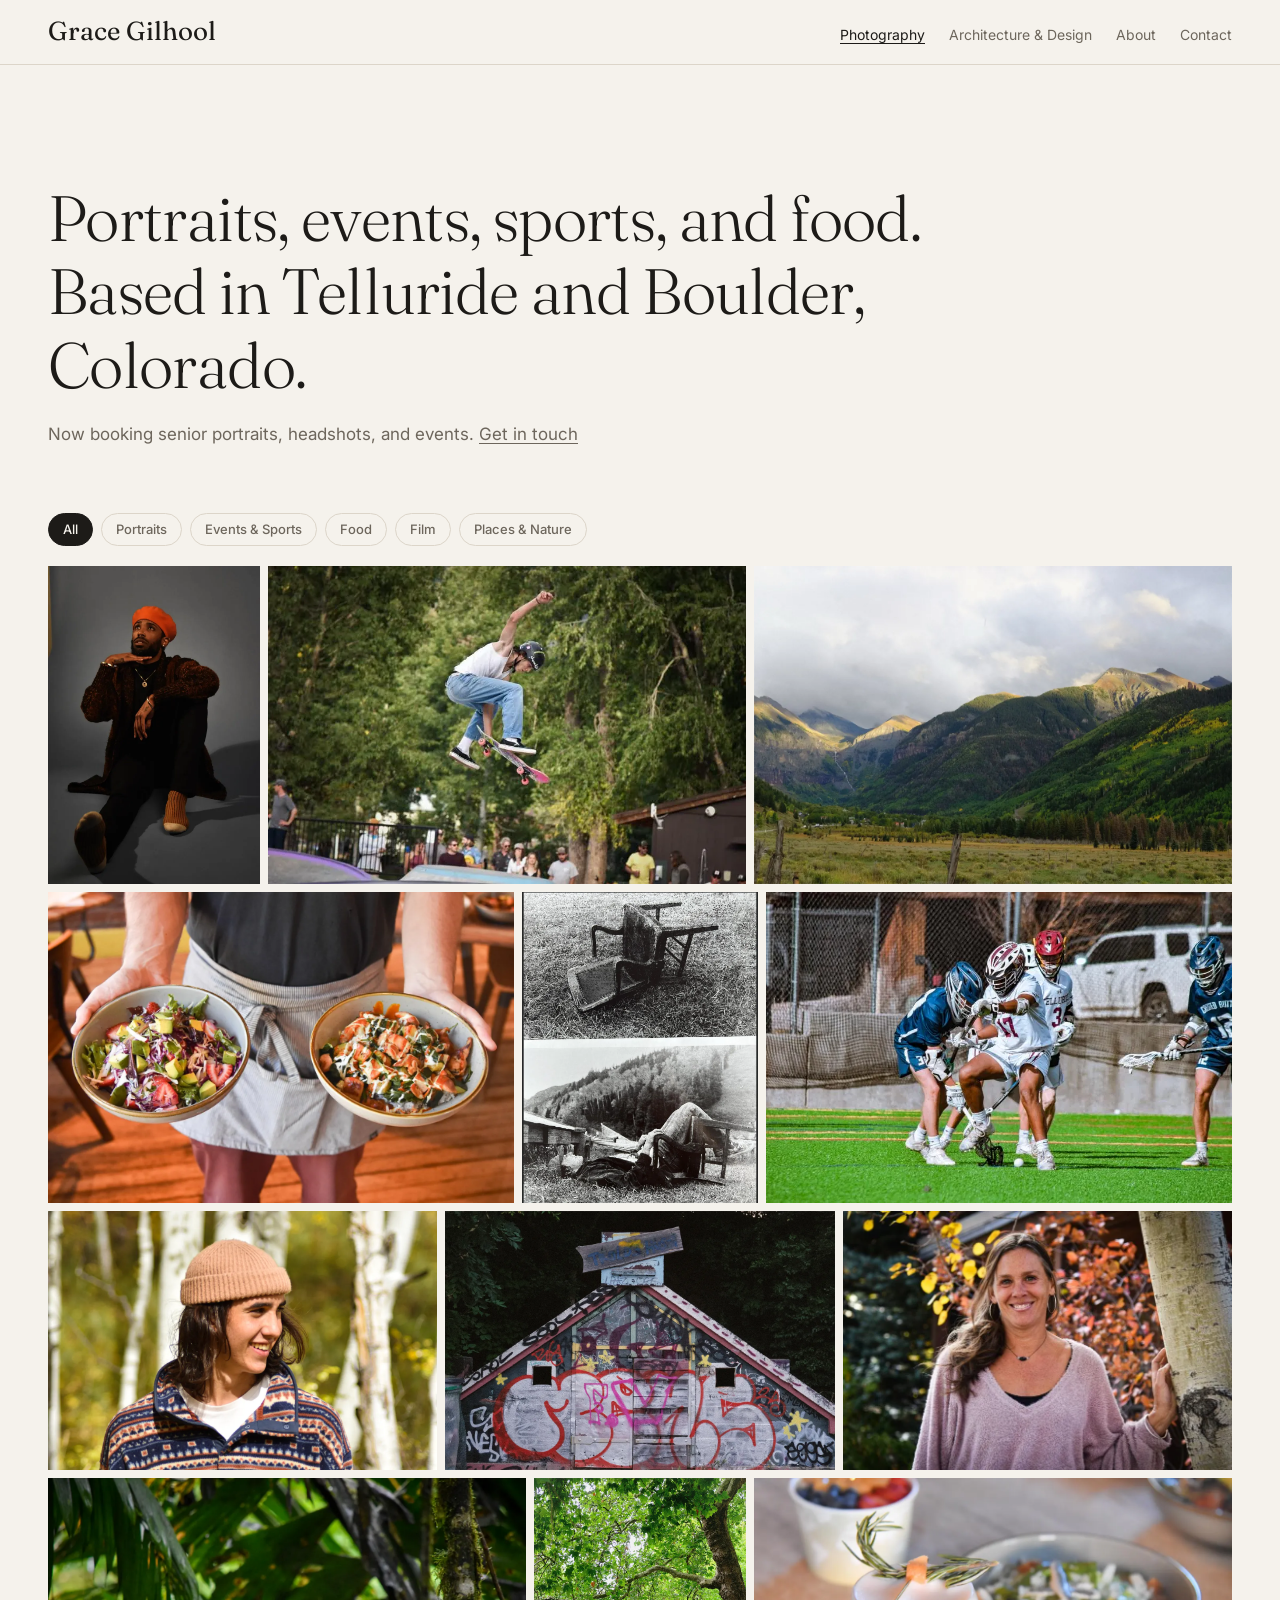
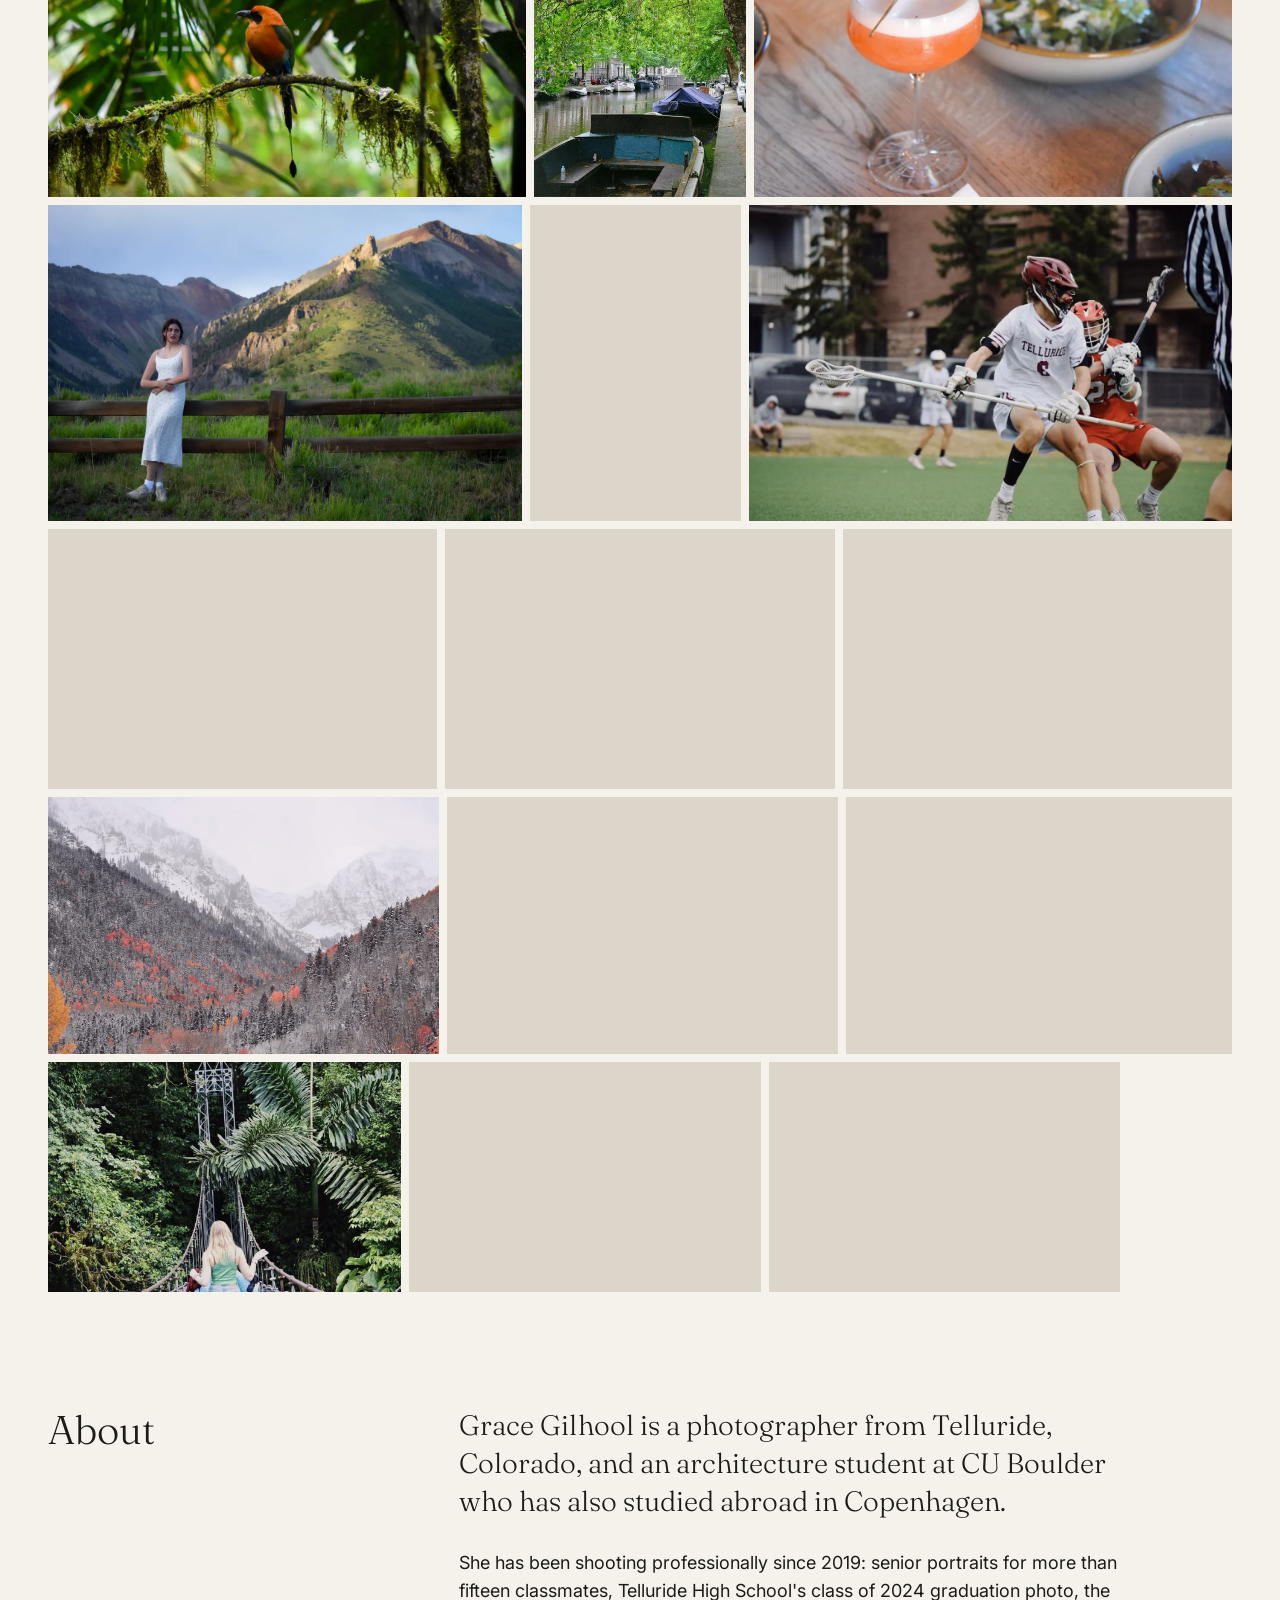
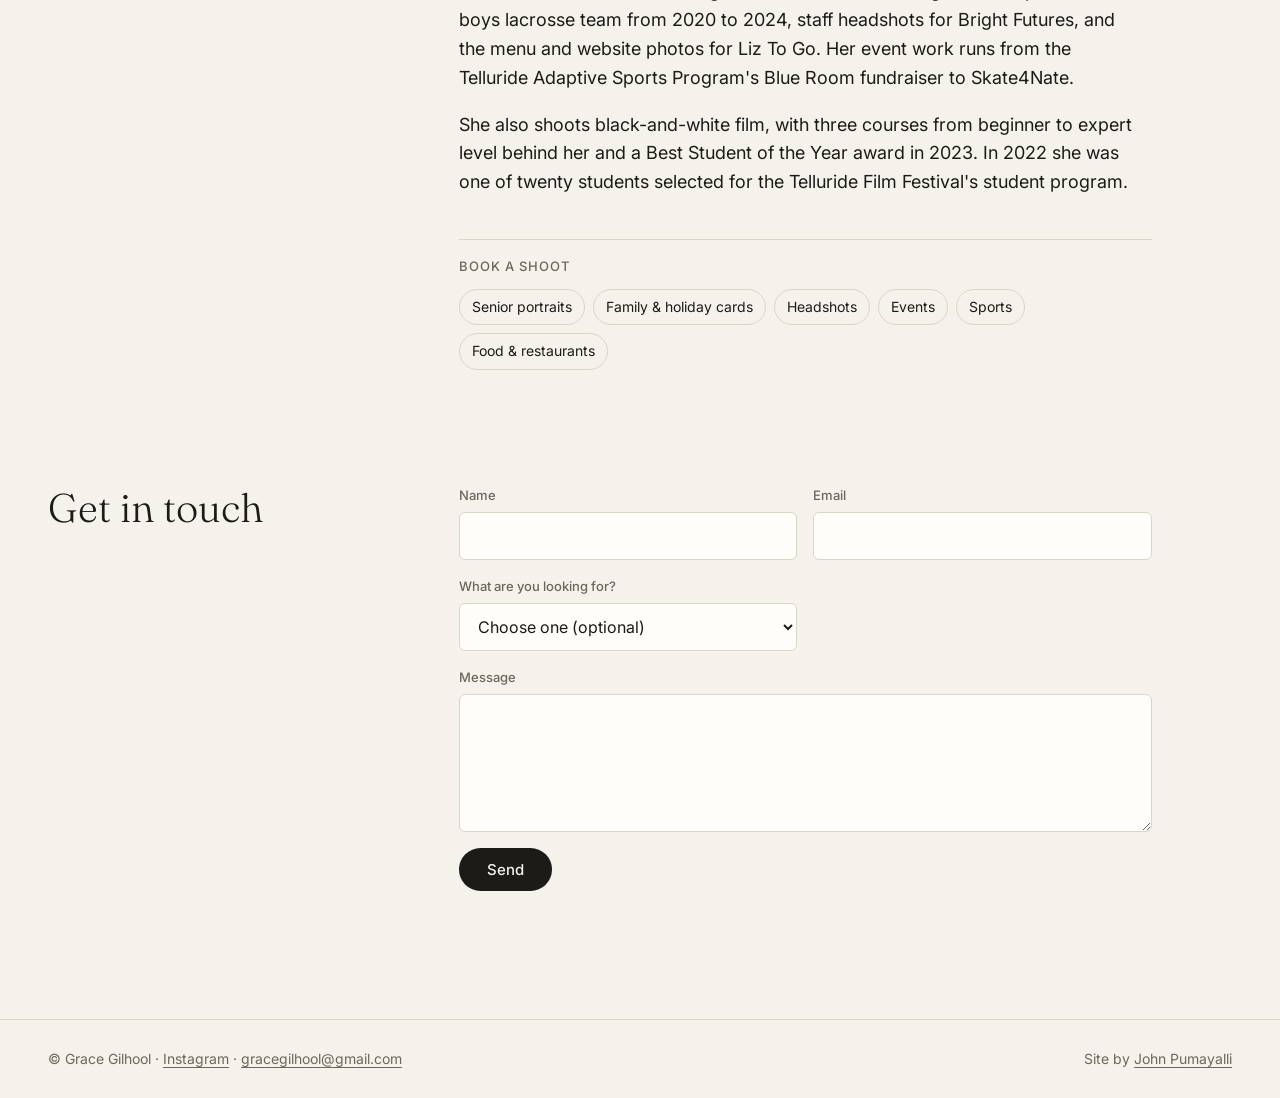
<file: index.html>
<!doctype html>
<html lang="en">
<head>
<meta charset="utf-8">
<meta name="viewport" content="width=device-width, initial-scale=1">
<title>Grace Gilhool | Photography</title>
<meta name="description" content="Grace Gilhool photographs portraits, events, sports, and food. Based in Telluride and Boulder, Colorado.">
<meta property="og:title" content="Grace Gilhool | Photography">
<meta property="og:description" content="Grace Gilhool photographs portraits, events, sports, and food. Based in Telluride and Boulder, Colorado.">
<meta property="og:image" content="https://gracegilhool.com/images/fulls/beret-portrait.webp">
<link rel="icon" href="favicon.png">
<link rel="preconnect" href="https://fonts.googleapis.com">
<link rel="preconnect" href="https://fonts.gstatic.com" crossorigin>
<link rel="stylesheet" href="https://fonts.googleapis.com/css2?family=Fraunces:opsz,wght@9..144,300;9..144,400&amp;family=Inter:wght@400;500&amp;display=swap">
<link rel="stylesheet" href="styles.css?v=04989274">
</head>
<body>
<header class="site-header">
  <a class="wordmark" href="./">Grace Gilhool</a>
  <nav><a href="./" aria-current="page">Photography</a><a href="architecture.html">Architecture<span class="nav-long"> &amp; Design</span></a><a href="./#about">About</a><a href="./#contact">Contact</a></nav>
</header>
<main>
<section class="intro">
  <h1>Portraits, events, sports, and food. Based in Telluride and Boulder, Colorado.</h1>
  <p>Now booking senior portraits, headshots, and events. <a href="#contact">Get in touch</a></p>
</section>
<section id="work" class="work" aria-label="Photography">
  <div class="filters" role="group" aria-label="Filter photos"><button type="button" data-filter="all" aria-pressed="true">All</button><button type="button" data-filter="portraits" aria-pressed="false">Portraits</button><button type="button" data-filter="events" aria-pressed="false">Events &amp; Sports</button><button type="button" data-filter="food" aria-pressed="false">Food</button><button type="button" data-filter="film" aria-pressed="false">Film</button><button type="button" data-filter="places" aria-pressed="false">Places &amp; Nature</button></div>
  <div class="gallery" data-lightbox>
  <figure data-tag="portraits" style="--r:0.667"><a href="images/fulls/beret-portrait.webp" data-title="Orange Beret" data-caption=""><img src="images/thumbs/beret-portrait.webp" width="800" height="1200" alt="Studio portrait of a man in an orange beret, sitting on the floor and looking up" decoding="async"></a></figure>
  <figure data-tag="events" style="--r:1.501"><a href="images/fulls/skate.webp" data-title="Airborne" data-caption=""><img src="images/thumbs/skate.webp" width="800" height="533" alt="Skateboarder mid-air above a crowd at Skate4Nate" decoding="async"></a></figure>
  <figure data-tag="places" style="--r:1.500"><a href="images/fulls/mountains.webp" data-title="Valley" data-caption=""><img src="images/thumbs/mountains.webp" width="1200" height="800" alt="Green mountain valley under low clouds" decoding="async"></a></figure>
  <figure data-tag="food" style="--r:1.500"><a href="images/fulls/salad-bowls.webp" data-title="Two Bowls" data-caption=""><img src="images/thumbs/salad-bowls.webp" width="1200" height="800" alt="Server in an apron holding out two salad bowls" decoding="async"></a></figure>
  <figure data-tag="film" style="--r:0.758"><a href="images/fulls/film-chair.webp" data-title="Chair, on Film" data-caption=""><img src="images/thumbs/film-chair.webp" width="896" height="1182" alt="Two black-and-white film prints: an overturned chair in grass, and someone lying back in it on a hillside" decoding="async"></a></figure>
  <figure data-tag="events" style="--r:1.501"><a href="images/fulls/lacrosse.webp" data-title="Ground Ball" data-caption=""><img src="images/thumbs/lacrosse.webp" width="800" height="533" alt="Lacrosse players scrambling for a ground ball" decoding="async"></a></figure>
  <figure data-tag="portraits" style="--r:1.500"><a href="images/fulls/owen.webp" data-title="Owen D vibing" data-caption="Monster Energy Drink, please sponsor Owen"><img src="images/thumbs/owen.webp" width="1200" height="800" alt="Smiling young man in a beanie and patterned fleece among aspens" loading="lazy" decoding="async"></a></figure>
  <figure data-tag="places" style="--r:1.500"><a href="images/fulls/graffiti-house.webp" data-title="Graffiti House" data-caption="Copenhagen"><img src="images/thumbs/graffiti-house.webp" width="1200" height="800" alt="Small gabled house covered in graffiti in Copenhagen" loading="lazy" decoding="async"></a></figure>
  <figure data-tag="portraits" style="--r:1.501"><a href="images/fulls/headshot.webp" data-title="Headshot" data-caption=""><img src="images/thumbs/headshot.webp" width="800" height="533" alt="Smiling woman leaning on an aspen trunk with fall leaves behind her" loading="lazy" decoding="async"></a></figure>
  <figure data-tag="places" style="--r:1.500"><a href="images/fulls/orangebird.webp" data-title="Bird" data-caption="Nothin&#x27; much about it, just birds being birds. "><img src="images/thumbs/orangebird.webp" width="1200" height="800" alt="Orange bird with a long tail perched on a mossy branch" loading="lazy" decoding="async"></a></figure>
  <figure data-tag="places" style="--r:0.667"><a href="images/fulls/canal.webp" data-title="Canal" data-caption="Copenhagen"><img src="images/thumbs/canal.webp" width="800" height="1200" alt="Tree-lined canal with moored boats in Copenhagen" loading="lazy" decoding="async"></a></figure>
  <figure data-tag="food" style="--r:1.500"><a href="images/fulls/cocktail.webp" data-title="Cocktail" data-caption=""><img src="images/thumbs/cocktail.webp" width="1200" height="800" alt="Pink cocktail with a rosemary garnish beside a salad" loading="lazy" decoding="async"></a></figure>
  <figure data-tag="portraits" style="--r:1.500"><a href="images/fulls/tula.webp" data-title="Indecisiveness" data-caption="Clearly Tula is on the fence about something... again."><img src="images/thumbs/tula.webp" width="1200" height="800" alt="Young woman in a white dress by a wooden fence below red mountains" loading="lazy" decoding="async"></a></figure>
  <figure data-tag="places" style="--r:0.667"><a href="images/fulls/elk.webp" data-title="Elk" data-caption=""><img src="images/thumbs/elk.webp" width="800" height="1200" alt="Two young elk in a meadow" loading="lazy" decoding="async"></a></figure>
  <figure data-tag="events" style="--r:1.527"><a href="images/fulls/img-9503.webp" data-title="#3 on the field" data-caption="This photo was taken on some expensive ass camera :)"><img src="images/thumbs/img-9503.webp" width="1170" height="766" alt="Telluride lacrosse player driving past a defender" loading="lazy" decoding="async"></a></figure>
  <figure data-tag="portraits" style="--r:1.500"><a href="images/fulls/lucja.webp" data-title="Lucja" data-caption="Lucja in math class, surrounded by logs"><img src="images/thumbs/lucja.webp" width="1200" height="800" alt="Young woman framed by driftwood logs on a beach" loading="lazy" decoding="async"></a></figure>
  <figure data-tag="places" style="--r:1.500"><a href="images/fulls/boots.webp" data-title="Boots" data-caption="Copenhagen"><img src="images/thumbs/boots.webp" width="1200" height="800" alt="Rain boots used as flower pots in Copenhagen" loading="lazy" decoding="async"></a></figure>
  <figure data-tag="portraits" style="--r:1.500"><a href="images/fulls/youngman.webp" data-title="Young Man" data-caption="Just a brotha enjoying his chips"><img src="images/thumbs/youngman.webp" width="1200" height="800" alt="Young boy eating chips outdoors" loading="lazy" decoding="async"></a></figure>
  <figure data-tag="places" style="--r:1.521"><a href="images/fulls/img-9506.webp" data-title="Telluride" data-caption=""><img src="images/thumbs/img-9506.webp" width="1170" height="769" alt="Snow-dusted mountain valley with red autumn trees" loading="lazy" decoding="async"></a></figure>
  <figure data-tag="portraits" style="--r:1.519"><a href="images/fulls/img-9501.webp" data-title="Happy Olivia and Contemplative Tula" data-caption="Olivia just enjoying sitting down for once. Tula be like: &quot;Damnnn&quot;"><img src="images/thumbs/img-9501.webp" width="1170" height="770" alt="Two friends resting on red rocks" loading="lazy" decoding="async"></a></figure>
  <figure data-tag="places" style="--r:1.500"><a href="images/fulls/monkey.webp" data-title="Monkey" data-caption="A monkey in Costa Rica"><img src="images/thumbs/monkey.webp" width="1200" height="800" alt="Monkey in a leafy tree" loading="lazy" decoding="async"></a></figure>
  <figure data-tag="places" style="--r:1.535"><a href="images/fulls/img-9511.webp" data-title="Earf DAY" data-caption=""><img src="images/thumbs/img-9511.webp" width="1170" height="762" alt="Person crossing a suspension bridge into the jungle" loading="lazy" decoding="async"></a></figure>
  <figure data-tag="places" style="--r:1.531"><a href="images/fulls/img-9500.webp" data-title="Flowers" data-caption=""><img src="images/thumbs/img-9500.webp" width="1170" height="764" alt="Small yellow wildflowers against a sandstone wall" loading="lazy" decoding="async"></a></figure>
  <figure data-tag="places" style="--r:1.527"><a href="images/fulls/img-9512.webp" data-title="Lone Tree" data-caption="The inconsistency of the Tree&#x27;s trajectory is highlighted by a beautiful sunset on the beach."><img src="images/thumbs/img-9512.webp" width="1170" height="766" alt="Driftwood tree silhouetted on a beach at sunset" loading="lazy" decoding="async"></a></figure>
  </div>
</section>
<section id="about" class="about">
  <h2>About</h2>
  <div class="about-body">
    <p>Grace Gilhool is a photographer from Telluride, Colorado, and an architecture student at CU Boulder who has also studied abroad in Copenhagen.</p>
    <p>She has been shooting professionally since 2019: senior portraits for more than fifteen classmates, Telluride High School&#x27;s class of 2024 graduation photo, the boys lacrosse team from 2020 to 2024, staff headshots for Bright Futures, and the menu and website photos for Liz To Go. Her event work runs from the Telluride Adaptive Sports Program&#x27;s Blue Room fundraiser to Skate4Nate.</p>
    <p>She also shoots black-and-white film, with three courses from beginner to expert level behind her and a Best Student of the Year award in 2023. In 2022 she was one of twenty students selected for the Telluride Film Festival&#x27;s student program.</p>
  </div>
  <div class="services">
    <h3>Book a shoot</h3>
    <ul><li><a href="#contact" data-shoot="Senior portraits">Senior portraits</a></li><li><a href="#contact" data-shoot="Family &amp; holiday cards">Family &amp; holiday cards</a></li><li><a href="#contact" data-shoot="Headshots">Headshots</a></li><li><a href="#contact" data-shoot="Events">Events</a></li><li><a href="#contact" data-shoot="Sports">Sports</a></li><li><a href="#contact" data-shoot="Food &amp; restaurants">Food &amp; restaurants</a></li></ul>
  </div>
</section>
<section id="contact" class="contact">
  <h2>Get in touch</h2>
  <form id="contact-form" method="post" action="https://formsubmit.co/johnpuma@stanford.edu">
    <input type="hidden" name="_subject" value="New message from gracegilhool.com">
    <input type="hidden" name="_template" value="table">
    <input type="text" name="_honey" class="honey" tabindex="-1" autocomplete="off" aria-hidden="true">
    <label>Name<input type="text" name="name" autocomplete="name" required></label>
    <label>Email<input type="email" name="email" autocomplete="email" required></label>
    <label>What are you looking for?<select name="shoot"><option value="">Choose one (optional)</option><option>Senior portraits</option><option>Family &amp; holiday cards</option><option>Headshots</option><option>Events</option><option>Sports</option><option>Food &amp; restaurants</option><option>Something else</option></select></label>
    <label class="wide">Message<textarea name="message" rows="5" required></textarea></label>
    <div class="wide actions"><button type="submit">Send</button><p class="status" role="status"></p></div>
  </form>
</section>
</main>
<footer class="site-footer">
  <p>&copy; Grace Gilhool &middot; <a href="https://www.instagram.com/gracegilhoolpictures/">Instagram</a> &middot; <a href="mailto:gracegilhool@gmail.com">gracegilhool@gmail.com</a></p>
  <p class="credit">Site by <a href="https://www.linkedin.com/in/johnpumayalli/">John Pumayalli</a></p>
</footer>
<dialog class="lightbox" aria-label="Photo viewer">
  <button class="lb-close" type="button" aria-label="Close">&times;</button>
  <button class="lb-prev" type="button" aria-label="Previous photo">&#8249;</button>
  <figure><img alt=""><figcaption><strong></strong><span></span></figcaption></figure>
  <button class="lb-next" type="button" aria-label="Next photo">&#8250;</button>
</dialog>
<script src="site.js?v=4f8572bb" defer></script>
</body>
</html>
</file>
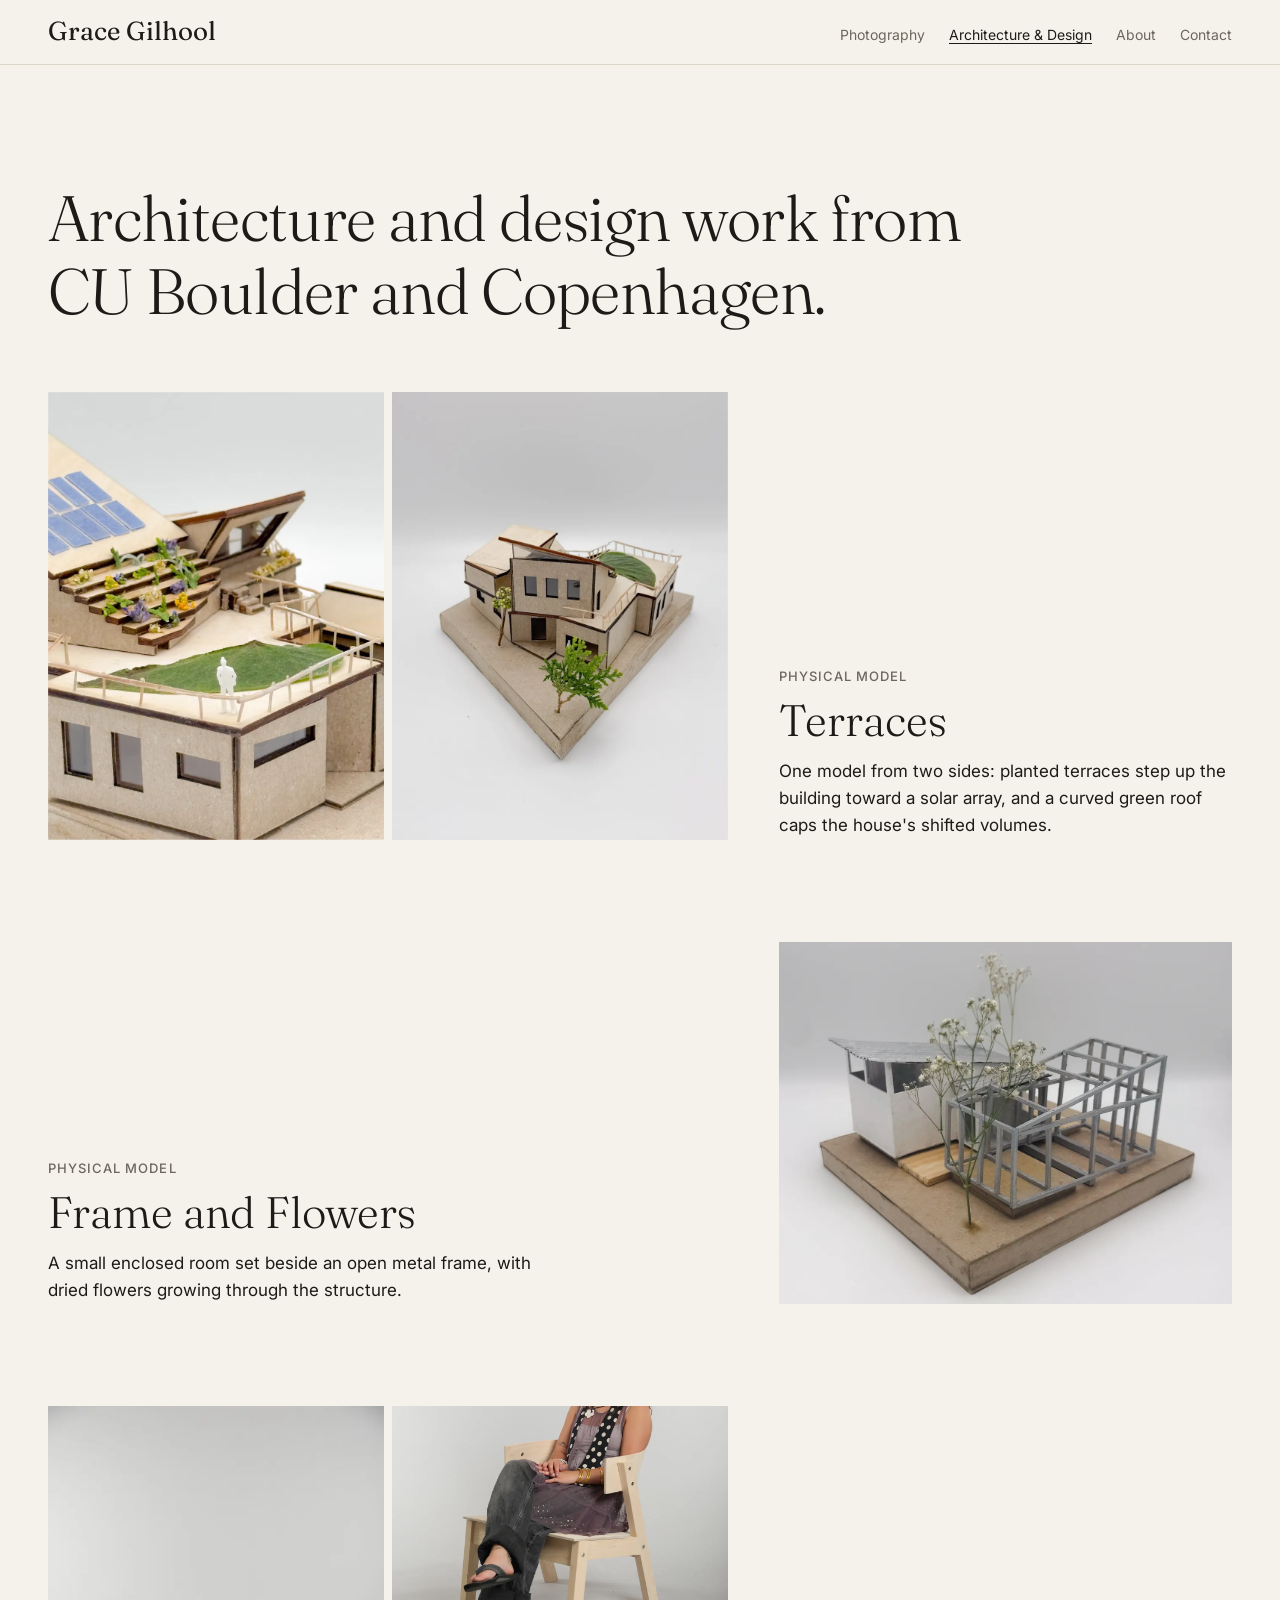
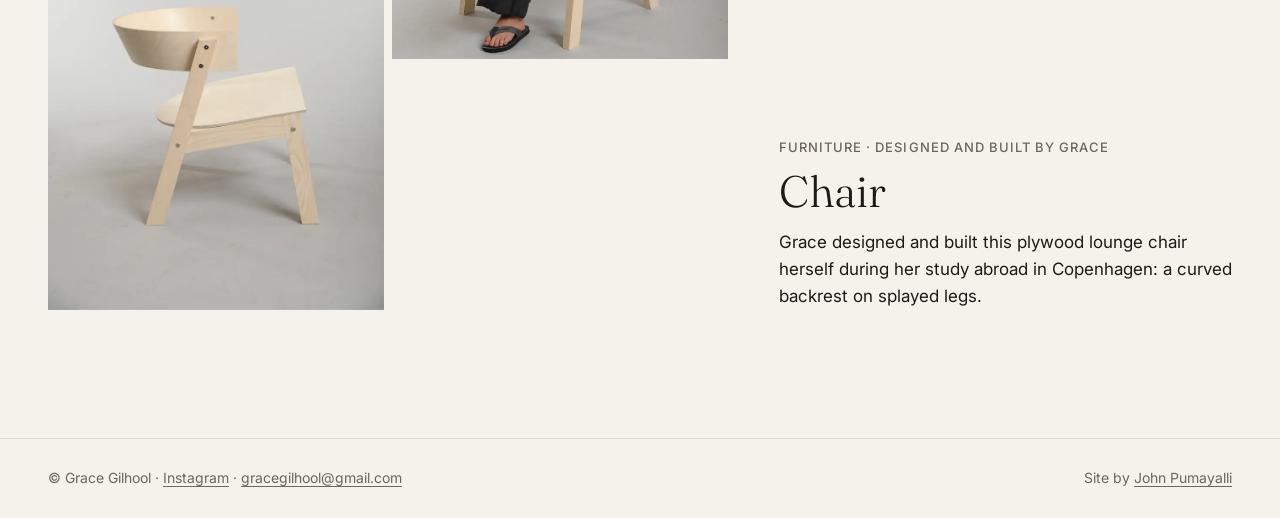
<file: architecture.html>
<!doctype html>
<html lang="en">
<head>
<meta charset="utf-8">
<meta name="viewport" content="width=device-width, initial-scale=1">
<title>Architecture & Design | Grace Gilhool</title>
<meta name="description" content="Architecture models and furniture by Grace Gilhool, from CU Boulder and a study abroad in Copenhagen.">
<meta property="og:title" content="Architecture & Design | Grace Gilhool">
<meta property="og:description" content="Architecture models and furniture by Grace Gilhool, from CU Boulder and a study abroad in Copenhagen.">
<meta property="og:image" content="https://gracegilhool.com/images/fulls/beret-portrait.webp">
<link rel="icon" href="favicon.png">
<link rel="preconnect" href="https://fonts.googleapis.com">
<link rel="preconnect" href="https://fonts.gstatic.com" crossorigin>
<link rel="stylesheet" href="https://fonts.googleapis.com/css2?family=Fraunces:opsz,wght@9..144,300;9..144,400&amp;family=Inter:wght@400;500&amp;display=swap">
<link rel="stylesheet" href="styles.css?v=04989274">
</head>
<body>
<header class="site-header">
  <a class="wordmark" href="./">Grace Gilhool</a>
  <nav><a href="./">Photography</a><a href="architecture.html" aria-current="page">Architecture<span class="nav-long"> &amp; Design</span></a><a href="./#about">About</a><a href="./#contact">Contact</a></nav>
</header>
<main>
<section class="intro">
  <h1>Architecture and design work from CU Boulder and Copenhagen.</h1>
</section>
<section class="projects" data-lightbox>
  <article class="project">
    <div class="project-images" data-count="2"><a href="images/fulls/model-green-roof.webp" data-title="Terraces" data-caption=""><img src="images/thumbs/model-green-roof.webp" width="900" height="1200" alt="Architectural model with stepped planted terraces, a rooftop lawn and solar panels" decoding="async"></a><a href="images/fulls/model-house.webp" data-title="Terraces" data-caption=""><img src="images/thumbs/model-house.webp" width="900" height="1200" alt="Wooden model of a two-story house with a curved green roof" decoding="async"></a></div>
    <div class="project-text">
      <p class="kind">Physical model</p>
      <h2>Terraces</h2>
      <p>One model from two sides: planted terraces step up the building toward a solar array, and a curved green roof caps the house&#x27;s shifted volumes.</p>
    </div>
  </article>
  <article class="project">
    <div class="project-images" data-count="1"><a href="images/fulls/model-frame.webp" data-title="Frame and Flowers" data-caption=""><img src="images/thumbs/model-frame.webp" width="1200" height="959" alt="Architectural model of a white room beside an open gray frame, with dried flowers" decoding="async"></a></div>
    <div class="project-text">
      <p class="kind">Physical model</p>
      <h2>Frame and Flowers</h2>
      <p>A small enclosed room set beside an open metal frame, with dried flowers growing through the structure.</p>
    </div>
  </article>
  <article class="project">
    <div class="project-images" data-count="2"><a href="images/fulls/chair.webp" data-title="Chair" data-caption=""><img src="images/thumbs/chair.webp" width="800" height="1200" alt="Plywood lounge chair on a gray backdrop" loading="lazy" decoding="async"></a><a href="images/fulls/chair-seated.webp" data-title="Chair" data-caption=""><img src="images/thumbs/chair-seated.webp" width="1200" height="901" alt="Someone sitting in the plywood chair" loading="lazy" decoding="async"></a></div>
    <div class="project-text">
      <p class="kind">Furniture · Designed and built by Grace</p>
      <h2>Chair</h2>
      <p>Grace designed and built this plywood lounge chair herself during her study abroad in Copenhagen: a curved backrest on splayed legs.</p>
    </div>
  </article>
</section>
</main>
<footer class="site-footer">
  <p>&copy; Grace Gilhool &middot; <a href="https://www.instagram.com/gracegilhoolpictures/">Instagram</a> &middot; <a href="mailto:gracegilhool@gmail.com">gracegilhool@gmail.com</a></p>
  <p class="credit">Site by <a href="https://www.linkedin.com/in/johnpumayalli/">John Pumayalli</a></p>
</footer>
<dialog class="lightbox" aria-label="Photo viewer">
  <button class="lb-close" type="button" aria-label="Close">&times;</button>
  <button class="lb-prev" type="button" aria-label="Previous photo">&#8249;</button>
  <figure><img alt=""><figcaption><strong></strong><span></span></figcaption></figure>
  <button class="lb-next" type="button" aria-label="Next photo">&#8250;</button>
</dialog>
<script src="site.js?v=4f8572bb" defer></script>
</body>
</html>
</file>
<file: styles.css>
:root {
  --bg: #f5f2ec;
  --ink: #1d1b18;
  --muted: #6d665c;
  --line: #dcd5c9;
  --accent: #974a2c;
  --field: #fffdf9;
  --serif: "Fraunces", Georgia, serif;
  --sans: "Inter", system-ui, -apple-system, sans-serif;
  --gutter: clamp(16px, 4vw, 48px);
  --row: 230px; /* target gallery row height */
}

* { box-sizing: border-box; }

html { scroll-behavior: smooth; scroll-padding-top: 80px; }

body {
  margin: 0;
  background: var(--bg);
  color: var(--ink);
  font: 16px/1.6 var(--sans);
  -webkit-font-smoothing: antialiased;
}

a { color: inherit; text-decoration-thickness: 1px; text-underline-offset: 3px; }
a:hover { color: var(--accent); }

h1, h2, h3 { font-family: var(--serif); font-weight: 300; line-height: 1.15; margin: 0; }

/* Header */

.site-header {
  position: sticky;
  top: 0;
  z-index: 10;
  display: flex;
  align-items: baseline;
  justify-content: space-between;
  gap: 24px;
  padding: 18px var(--gutter);
  background: color-mix(in srgb, var(--bg) 92%, transparent);
  backdrop-filter: blur(8px);
  border-bottom: 1px solid var(--line);
}

.wordmark {
  font: 400 26px/1 var(--serif);
  text-decoration: none;
  white-space: nowrap;
}

.site-header nav { display: flex; flex-wrap: wrap; gap: 6px 24px; font-size: 14px; }
.site-header nav a { text-decoration: none; color: var(--muted); }
.site-header nav a:hover, .site-header nav a[aria-current] { color: var(--ink); }
.site-header nav a[aria-current] { text-decoration: underline; }

/* Intro */

.intro { padding: clamp(48px, 9vw, 120px) var(--gutter) clamp(32px, 5vw, 64px); max-width: 1100px; }
.intro h1 { font-size: clamp(32px, 5.2vw, 64px); letter-spacing: -0.01em; }
.intro p { margin: 20px 0 0; color: var(--muted); font-size: 17px; }

/* Gallery: justified rows. Each photo grows in proportion to its aspect
   ratio (--r), so every photo in a row ends up the same height and nothing
   is cropped. The ::after spacer keeps the last row from stretching. */

.work { padding: 0 var(--gutter); }

.filters { display: flex; flex-wrap: wrap; gap: 8px; margin-bottom: 20px; }
.filters button {
  font: 500 13px/1 var(--sans);
  padding: 9px 14px;
  border: 1px solid var(--line);
  border-radius: 999px;
  background: transparent;
  color: var(--muted);
  cursor: pointer;
}
.filters button:hover { color: var(--ink); border-color: var(--ink); }
.filters button[aria-pressed="true"] { background: var(--ink); border-color: var(--ink); color: var(--bg); }

.gallery { display: flex; flex-wrap: wrap; gap: 8px; }
.gallery::after { content: ""; flex: 1e6 1 0; }
.gallery figure { margin: 0; flex: var(--r) 1 calc(var(--r) * var(--row)); }
.gallery figure[hidden] { display: none; }

.gallery a, .project-images a { display: block; background: var(--line); cursor: zoom-in; }
.gallery img, .project-images img { display: block; width: 100%; height: auto; transition: opacity 0.2s; }
.gallery a:hover img, .project-images a:hover img { opacity: 0.88; }

/* About + contact */

.about, .contact {
  display: grid;
  grid-template-columns: minmax(160px, 1fr) minmax(0, 2fr);
  gap: 24px clamp(24px, 5vw, 80px);
  padding: clamp(56px, 9vw, 120px) var(--gutter) 0;
  max-width: 1200px;
}
.about h2, .contact h2 { font-size: clamp(28px, 3.5vw, 40px); }
.about-body p { margin: 0 0 1em; font-size: 18px; max-width: 62ch; }
.about-body p:first-child { font: 300 clamp(22px, 2.4vw, 28px)/1.35 var(--serif); }
.services { grid-column: 2; border-top: 1px solid var(--line); padding-top: 20px; }
.services h3 { font: 500 13px/1 var(--sans); text-transform: uppercase; letter-spacing: 0.08em; color: var(--muted); }
.services ul { display: flex; flex-wrap: wrap; gap: 8px; list-style: none; padding: 0; margin: 16px 0 0; }
.services a { display: block; padding: 6px 12px; border: 1px solid var(--line); border-radius: 999px; font-size: 14px; text-decoration: none; }
.services a:hover { border-color: var(--accent); }

.contact form { display: grid; grid-template-columns: 1fr 1fr; gap: 16px; max-width: 720px; }
.contact label { display: grid; gap: 6px; font-size: 13px; font-weight: 500; color: var(--muted); }
.contact .wide { grid-column: 1 / -1; }
.contact input, .contact select, .contact textarea {
  font: 16px/1.4 var(--sans);
  color: var(--ink);
  padding: 12px 14px;
  border: 1px solid var(--line);
  border-radius: 6px;
  background: var(--field);
  width: 100%;
}
.contact input:focus, .contact select:focus, .contact textarea:focus { outline: 2px solid var(--accent); outline-offset: -1px; border-color: transparent; }
.contact .honey { display: none; }
.actions { display: flex; align-items: center; gap: 16px; }
.actions button {
  font: 500 15px/1 var(--sans);
  padding: 14px 28px;
  border: 0;
  border-radius: 999px;
  background: var(--ink);
  color: var(--bg);
  cursor: pointer;
}
.actions button:hover { background: var(--accent); }
.actions button:disabled { opacity: 0.5; cursor: progress; }
.status { margin: 0; color: var(--muted); font-size: 14px; }

/* Architecture projects */

.projects { display: grid; gap: clamp(56px, 8vw, 104px); padding: 0 var(--gutter); }
.project { display: grid; grid-template-columns: minmax(0, 3fr) minmax(220px, 2fr); gap: clamp(20px, 4vw, 56px); align-items: end; }
.project:nth-child(even) .project-images { order: 2; justify-items: end; }
.project-images { display: grid; gap: 8px; align-items: start; }
.project-images[data-count="2"] { grid-template-columns: 1fr 1fr; }
.project-images a { width: fit-content; max-width: 100%; }
.project-images img { width: auto; max-width: 100%; max-height: 78vh; }
.project-text .kind { font: 500 13px/1 var(--sans); text-transform: uppercase; letter-spacing: 0.08em; color: var(--muted); margin: 0 0 12px; }
.project-text h2 { font-size: clamp(30px, 3.6vw, 44px); margin-bottom: 12px; }
.project-text p:last-child { font-size: 17px; max-width: 46ch; margin: 0; }

/* Footer */

.site-footer {
  display: flex;
  flex-wrap: wrap;
  justify-content: space-between;
  gap: 8px 24px;
  margin-top: clamp(72px, 10vw, 140px);
  padding: 28px var(--gutter);
  border-top: 1px solid var(--line);
  font-size: 14px;
  color: var(--muted);
}
.site-footer p { margin: 0; }

/* Lightbox */

.lightbox {
  width: 100vw;
  height: 100dvh;
  max-width: none;
  max-height: none;
  margin: 0;
  padding: 0;
  border: 0;
  background: #161412;
  color: #f5f2ec;
}
.lightbox[open] { display: grid; grid-template-columns: 64px 1fr 64px; align-items: center; }
.lightbox::backdrop { background: transparent; }
.lightbox figure { margin: 0; display: grid; justify-items: center; gap: 14px; grid-column: 2; }
.lightbox img { max-width: 100%; max-height: calc(100dvh - 120px); object-fit: contain; }
.lightbox figcaption { text-align: center; font-size: 14px; color: #c9c1b4; max-width: 60ch; }
.lightbox figcaption strong { display: block; font: 400 20px/1.3 var(--serif); color: #f5f2ec; }
.lightbox button {
  background: none;
  border: 0;
  color: #f5f2ec;
  font-size: 44px;
  line-height: 1;
  cursor: pointer;
  opacity: 0.7;
  height: 100%;
}
.lightbox button:hover { opacity: 1; }
.lb-close { position: absolute; top: 12px; right: 16px; height: auto !important; font-size: 36px !important; }

/* Screen sizes */

@media (min-width: 1400px) {
  :root { --row: 280px; }
}


@media (max-width: 900px) {
  :root { --row: 180px; }
  .about, .contact { grid-template-columns: 1fr; }
  .services { grid-column: auto; }
  .project { grid-template-columns: 1fr; }
  .project:nth-child(even) .project-images { order: 0; justify-items: start; }
}

@media (max-width: 560px) {
  :root { --row: 120px; }
  .site-header { flex-direction: column; gap: 10px; }
  .site-header nav { gap: 6px 16px; font-size: 13px; }
  .nav-long { display: none; }
  .gallery { gap: 4px; }
  .contact form { grid-template-columns: 1fr; }
  .lightbox[open] { grid-template-columns: 0 1fr 0; }
  .lb-prev, .lb-next { display: none; }
}
</file>
